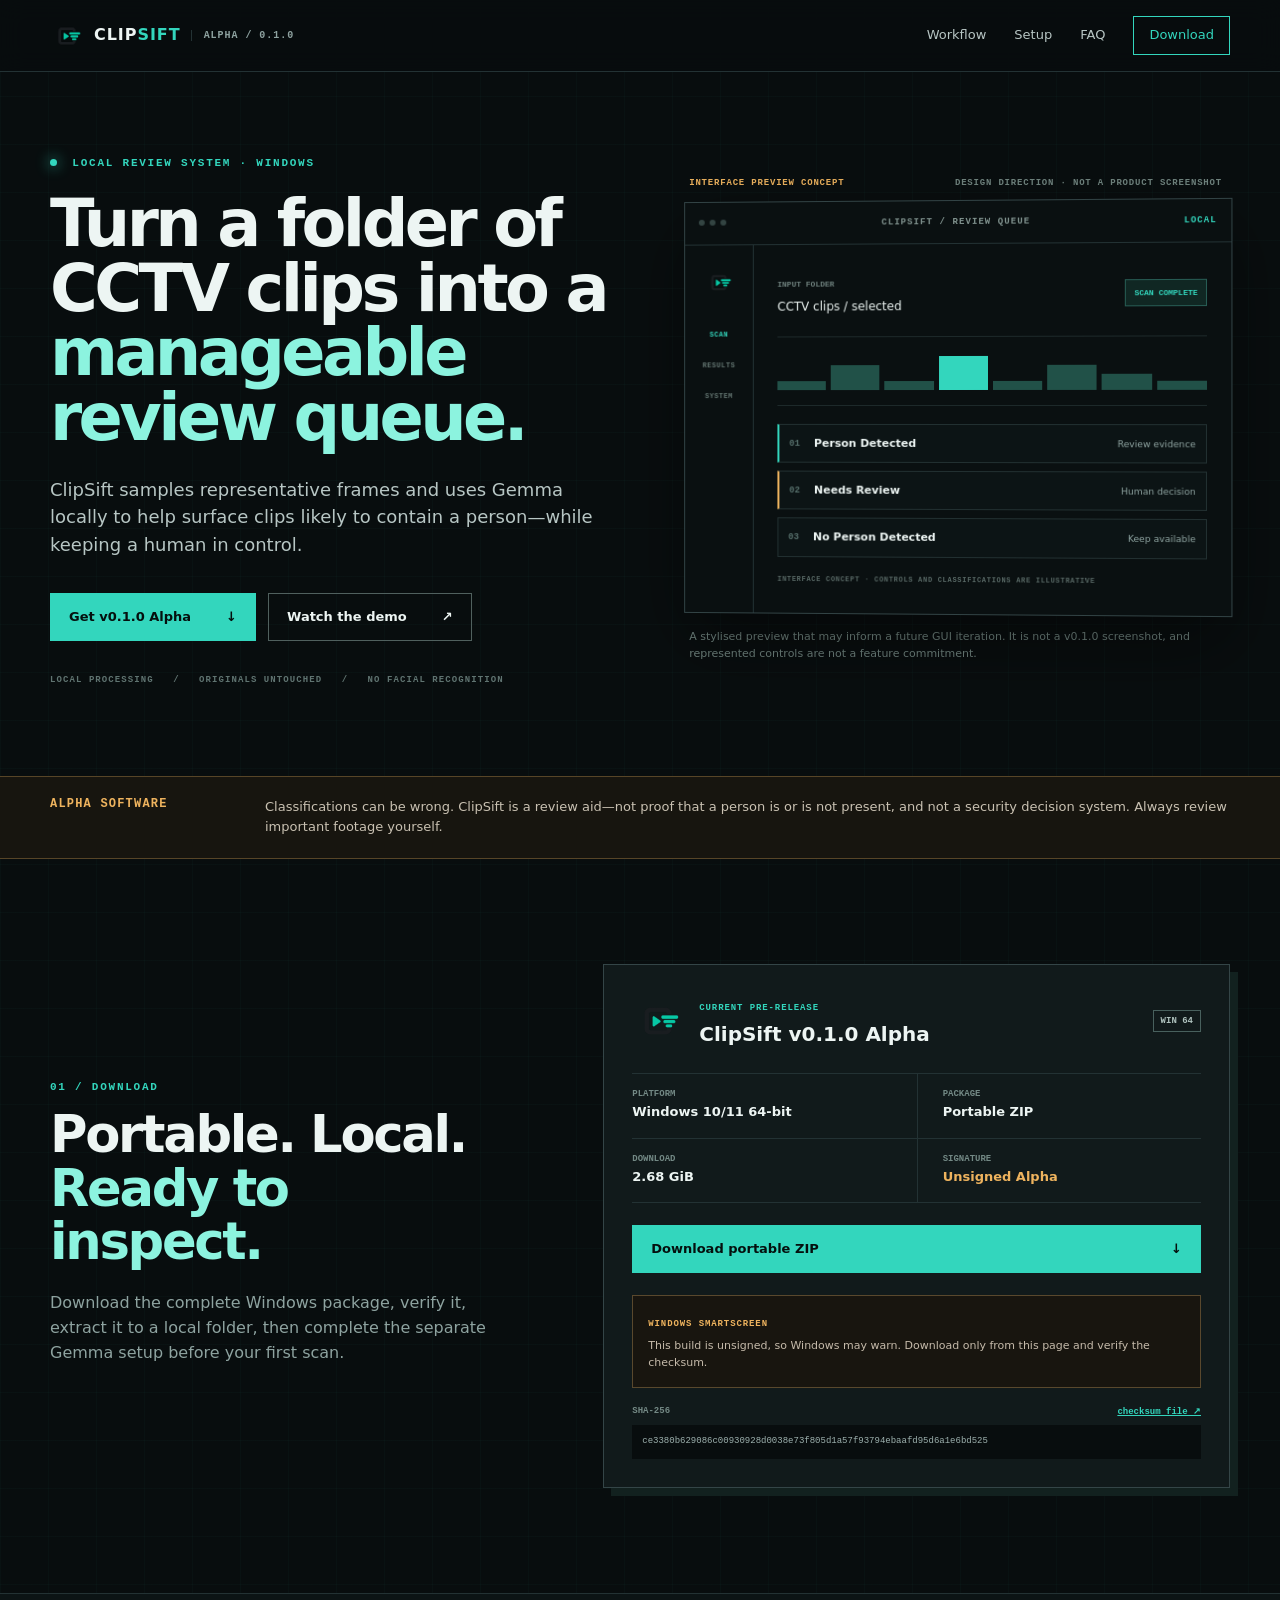
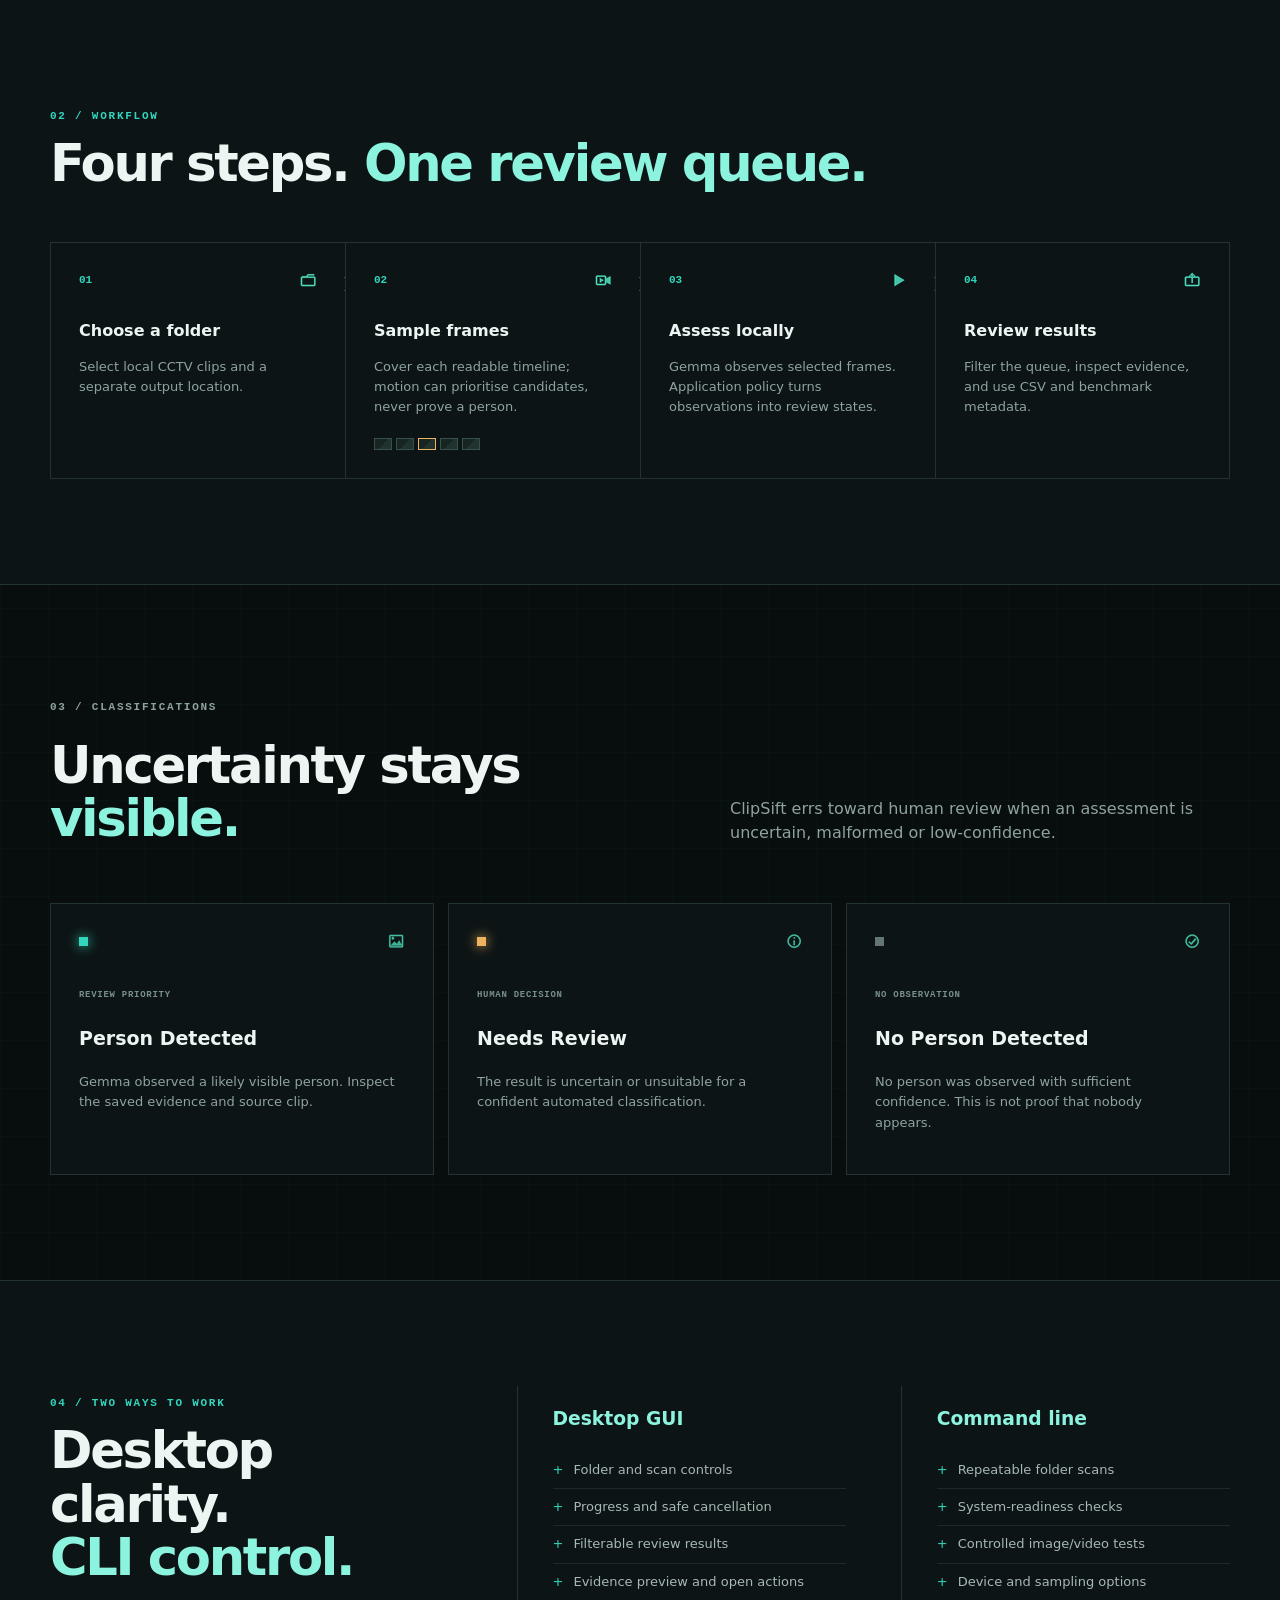
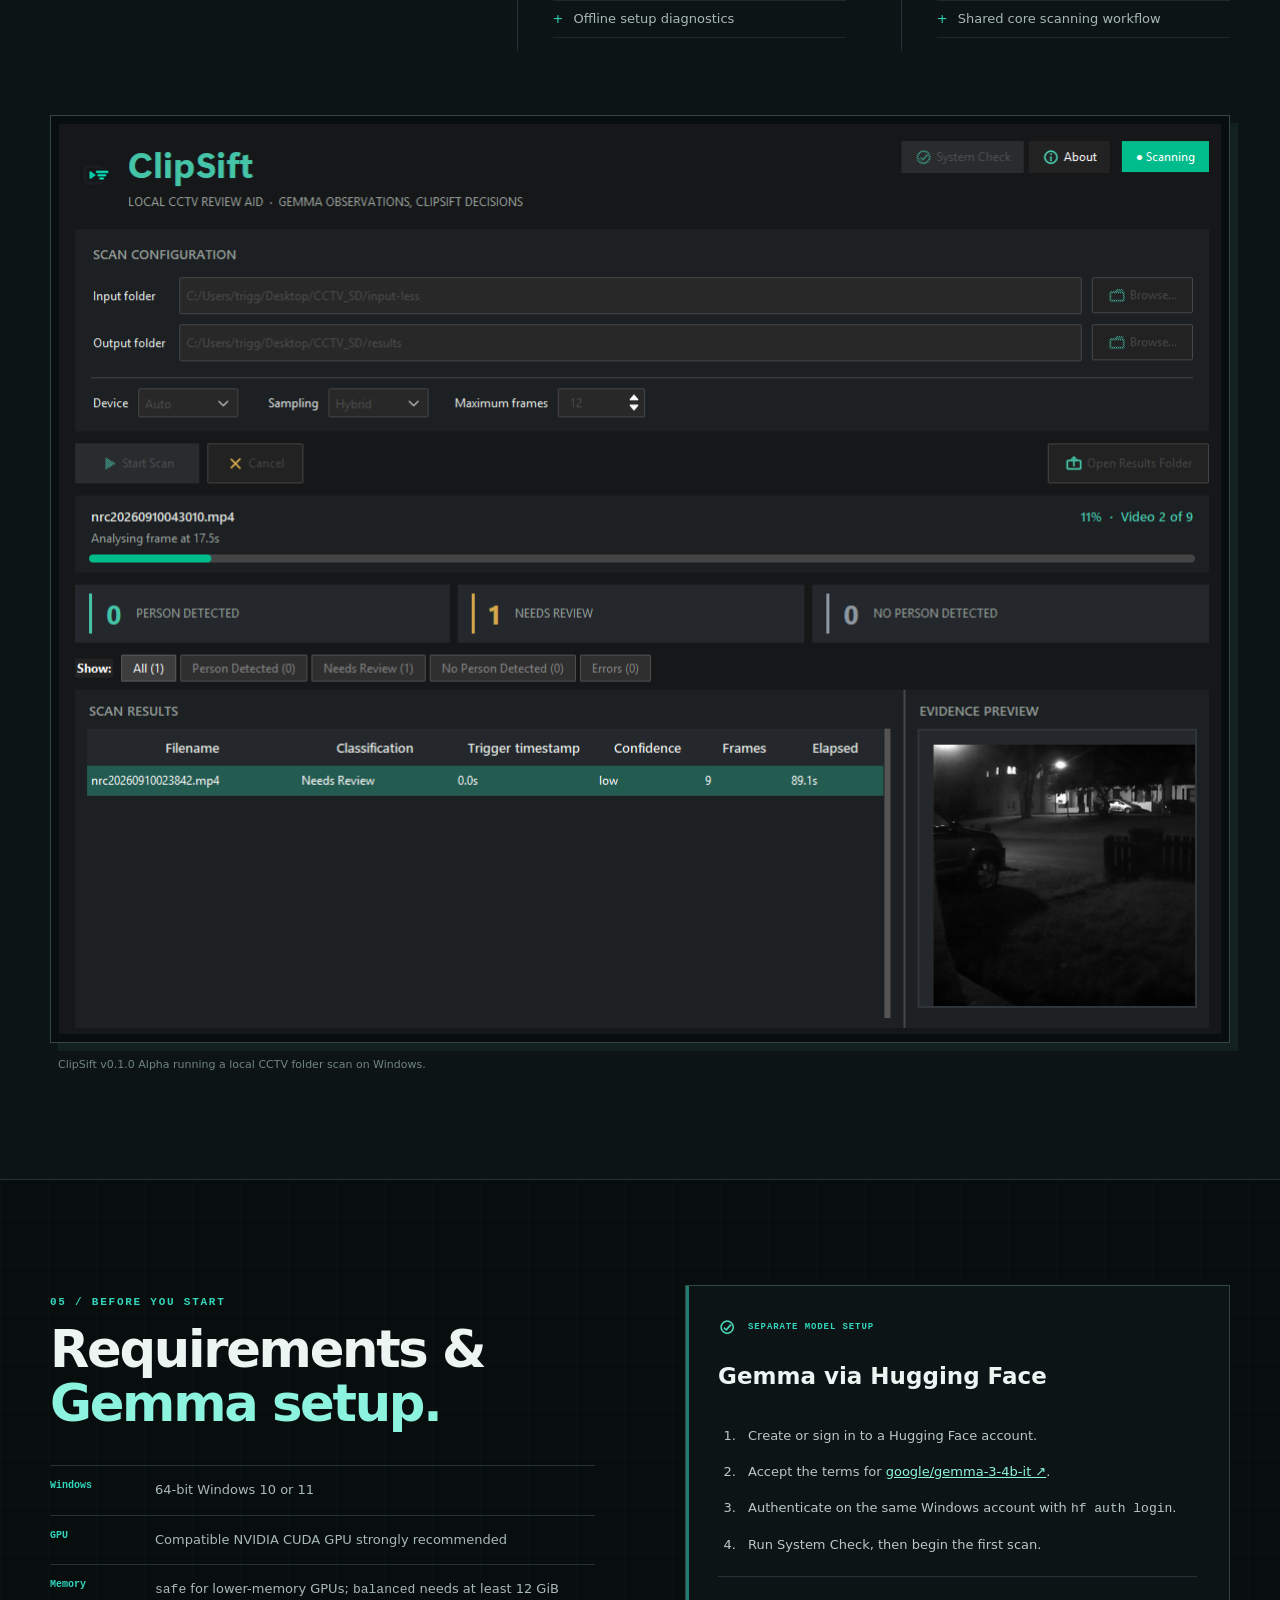
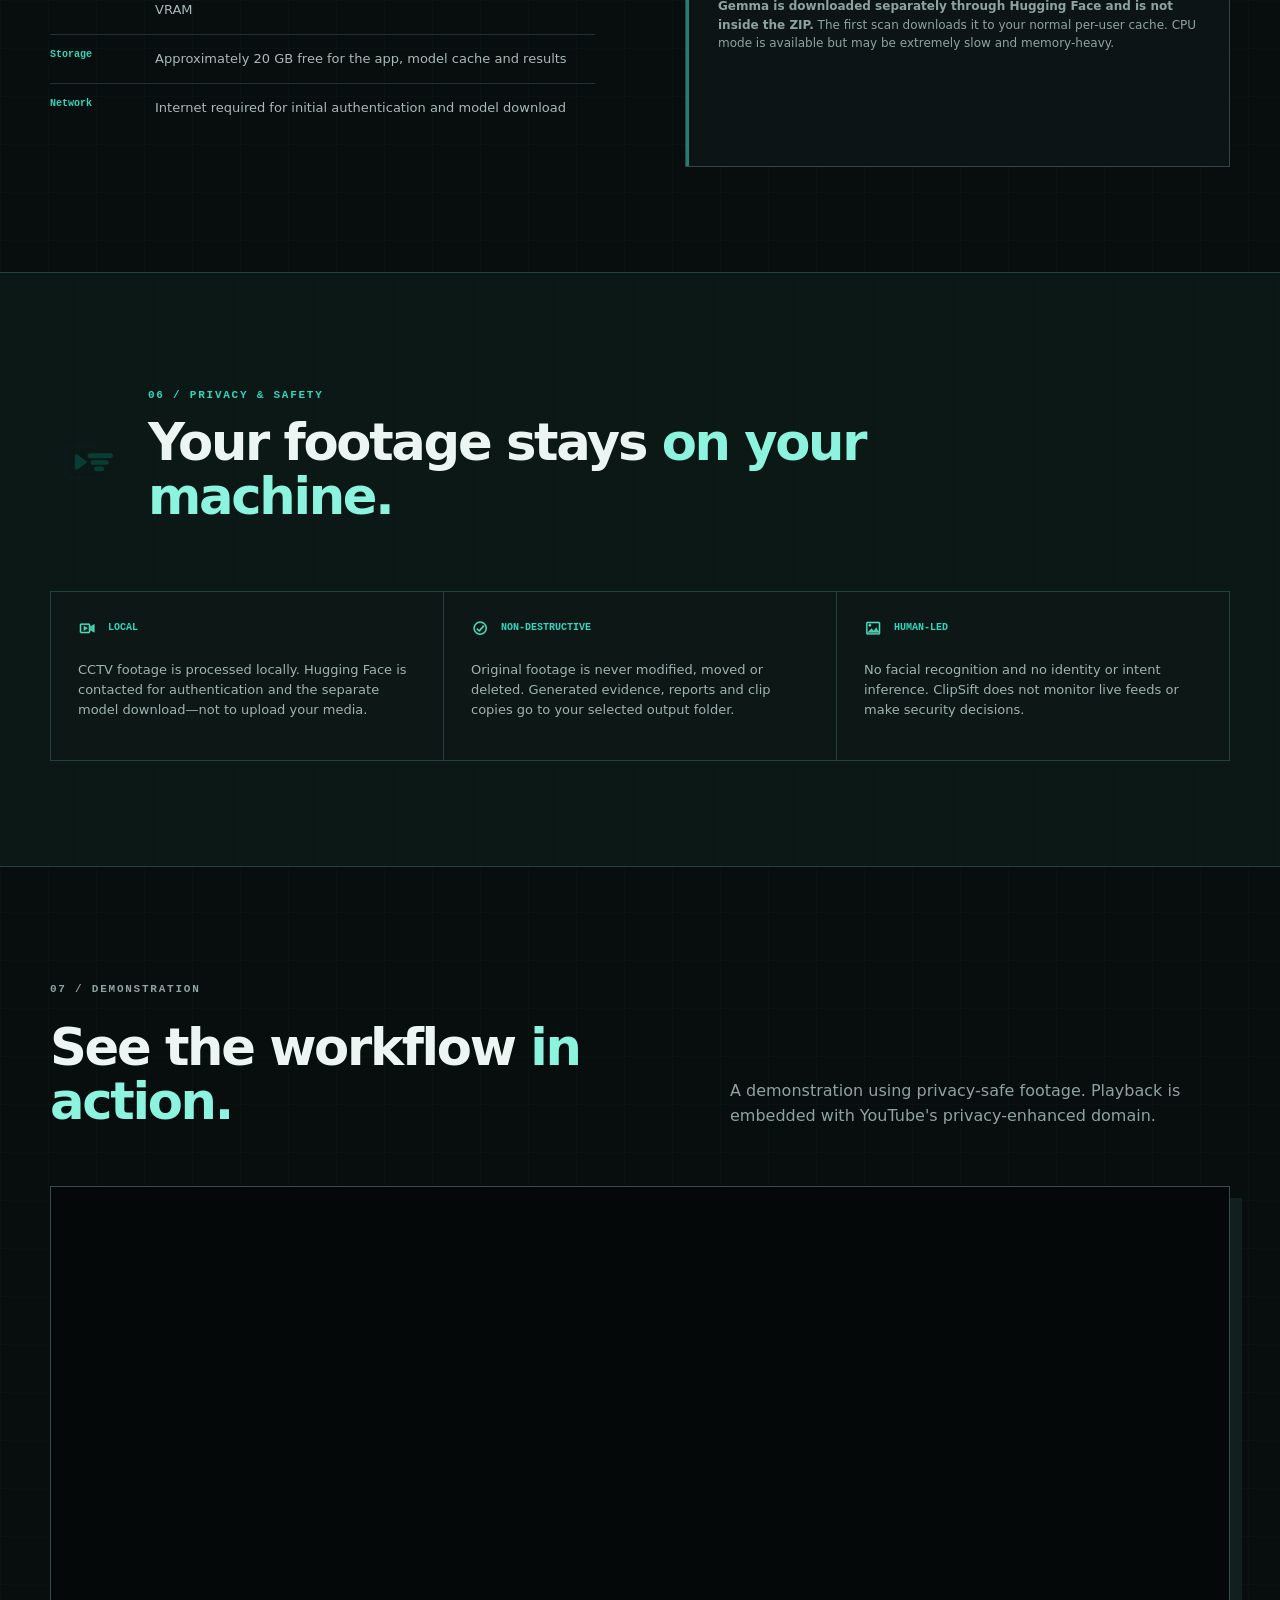
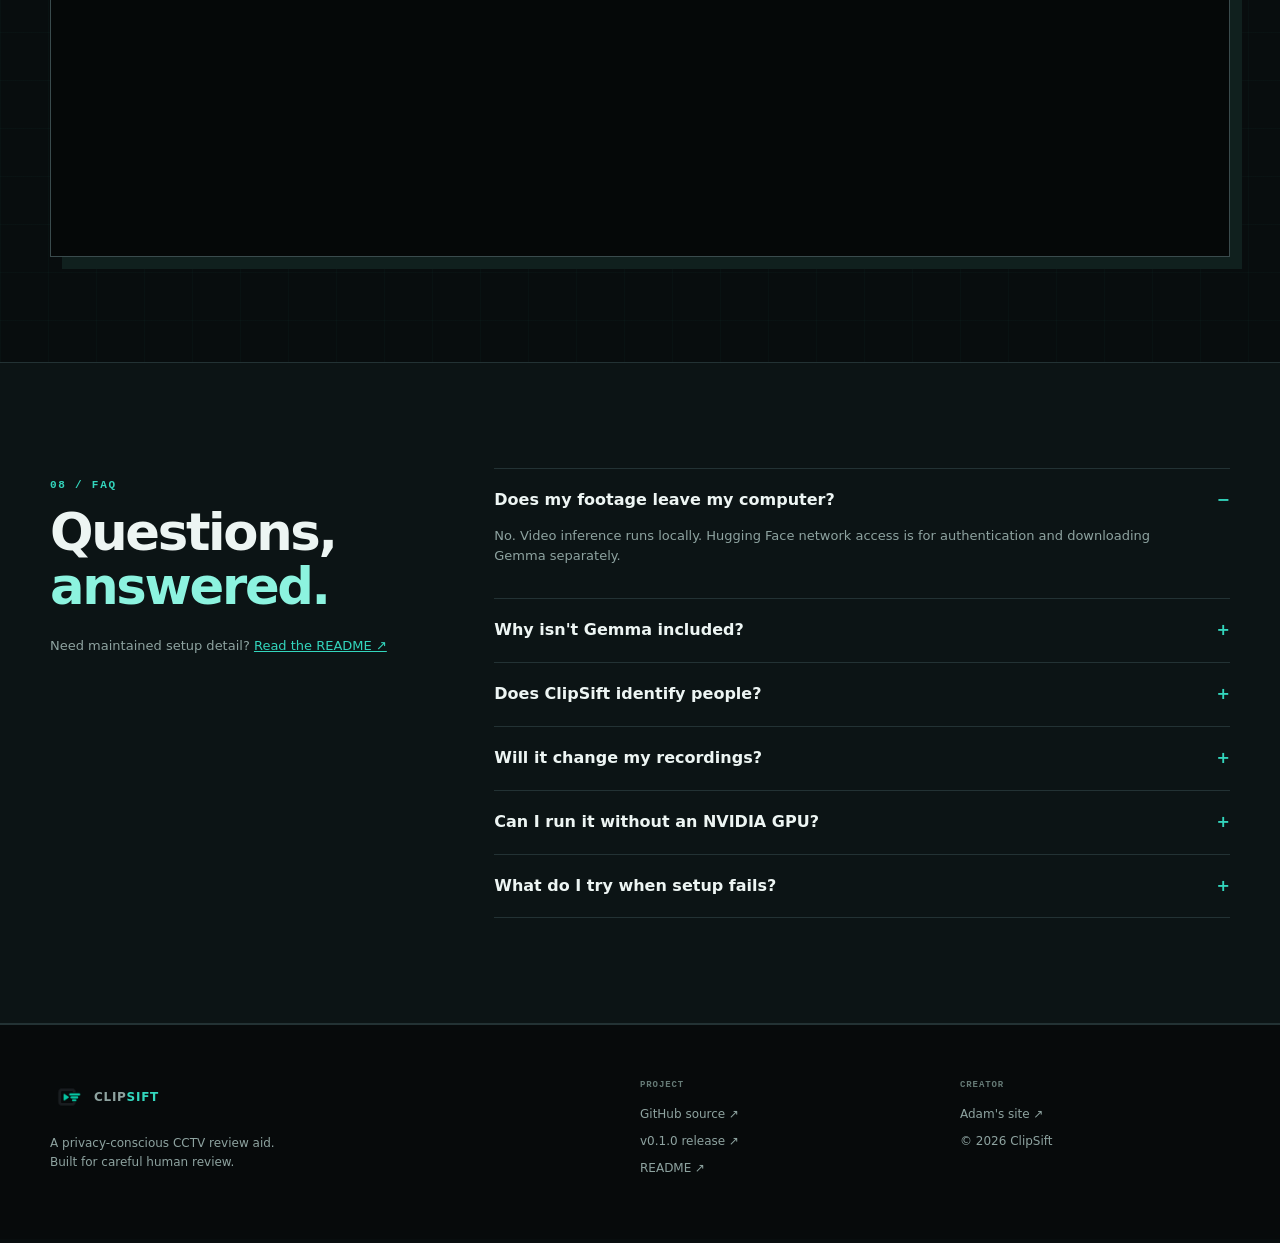
<file: docs/index.html>
<!DOCTYPE html>
<html lang="en-GB">
<head>
  <meta charset="utf-8">
  <meta name="viewport" content="width=device-width, initial-scale=1">
  <title>ClipSift — Local CCTV clip review for Windows</title>
  <meta name="description" content="ClipSift is an Alpha Windows review aid that uses Gemma locally to sort CCTV clips into a manageable human review queue.">
  <link rel="canonical" href="https://uxillary.github.io/clipsift/">
  <link rel="icon" href="assets/icon.png" type="image/png">
  <meta property="og:type" content="website">
  <meta property="og:title" content="ClipSift — Local CCTV clip review">
  <meta property="og:description" content="Turn a folder of CCTV clips into a manageable review queue. Alpha software for Windows.">
  <meta property="og:url" content="https://uxillary.github.io/clipsift/">
  <meta name="twitter:card" content="summary">
  <meta name="twitter:title" content="ClipSift — Local CCTV clip review">
  <meta name="twitter:description" content="A local, GPU-assisted first review pass for CCTV clips on Windows.">
  <link rel="stylesheet" href="styles.css">
  <script type="application/ld+json">
  {"@context":"https://schema.org","@type":"SoftwareApplication","name":"ClipSift","url":"https://uxillary.github.io/clipsift/","softwareVersion":"0.1.0 Alpha","applicationCategory":"UtilitiesApplication","operatingSystem":"Windows 10, Windows 11","downloadUrl":"https://downloads.adamj.link/clipsift/v0.1.0/ClipSift-0.1.0-win64.zip","fileSize":"2.68 GiB","description":"A local CCTV clip review aid that uses Gemma to sort clips for human review.","license":"https://github.com/uxillary/ClipSift/blob/main/LICENSE","codeRepository":"https://github.com/uxillary/ClipSift"}
  </script>
</head>
<body>
  <a class="skip-link" href="#main">Skip to main content</a>
  <header class="site-header">
    <a class="brand" href="./" aria-label="ClipSift home"><img src="assets/icon.png" alt="" width="34" height="34"><span>CLIP<span>SIFT</span></span><small>ALPHA / 0.1.0</small></a>
    <nav aria-label="Primary"><a href="#workflow">Workflow</a><a href="#requirements">Setup</a><a href="#faq">FAQ</a><a class="nav-cta" href="#download">Download</a></nav>
  </header>

  <main id="main">
    <section class="hero wrap">
      <div class="hero-copy">
        <p class="eyebrow"><span class="pulse"></span> LOCAL REVIEW SYSTEM · WINDOWS</p>
        <h1>Turn a folder of CCTV clips into a <em>manageable review queue.</em></h1>
        <p class="lede">ClipSift samples representative frames and uses Gemma locally to help surface clips likely to contain a person—while keeping a human in control.</p>
        <div class="hero-actions"><a class="button primary" href="#download">Get v0.1.0 Alpha <span>↓</span></a><a class="button" href="#demo">Watch the demo <span>↗</span></a></div>
        <p class="micro">LOCAL PROCESSING&nbsp;&nbsp; / &nbsp;&nbsp;ORIGINALS UNTOUCHED&nbsp;&nbsp; / &nbsp;&nbsp;NO FACIAL RECOGNITION</p>
      </div>
      <figure class="interface-concept">
      <div class="concept-label"><strong>Interface preview concept</strong><span>Design direction · not a product screenshot</span></div>
      <div class="console" role="img" aria-label="Stylised concept of a possible ClipSift desktop review interface">
        <div class="console-bar"><span><i></i><i></i><i></i></span><strong>CLIPSIFT / REVIEW QUEUE</strong><b>LOCAL</b></div>
        <div class="console-body">
          <div class="console-nav"><img src="assets/icon.png" alt="ClipSift icon"><span class="active">SCAN</span><span>RESULTS</span><span>SYSTEM</span></div>
          <div class="screen"><div class="screen-head"><div><small>INPUT FOLDER</small><p>CCTV clips / selected</p></div><button type="button" disabled>SCAN COMPLETE</button></div>
            <div class="signal" aria-hidden="true"><span></span><span></span><span></span><span></span><span></span><span></span><span></span><span></span></div>
            <div class="queue"><div><span>01</span><strong>Person Detected</strong><small>Review evidence</small></div><div><span>02</span><strong>Needs Review</strong><small>Human decision</small></div><div><span>03</span><strong>No Person Detected</strong><small>Keep available</small></div></div>
            <p class="illustration-note">INTERFACE CONCEPT · CONTROLS AND CLASSIFICATIONS ARE ILLUSTRATIVE</p>
          </div>
        </div>
      </div>
      <figcaption>A stylised preview that may inform a future GUI iteration. It is not a v0.1.0 screenshot, and represented controls are not a feature commitment.</figcaption>
      </figure>
    </section>

    <section class="alpha-strip"><div class="wrap"><strong>ALPHA SOFTWARE</strong><p>Classifications can be wrong. ClipSift is a review aid—not proof that a person is or is not present, and not a security decision system. Always review important footage yourself.</p></div></section>

    <section id="download" class="section wrap download-grid">
      <div><p class="kicker">01 / DOWNLOAD</p><h2>Portable. Local. <span>Ready to inspect.</span></h2><p>Download the complete Windows package, verify it, extract it to a local folder, then complete the separate Gemma setup before your first scan.</p></div>
      <article class="download-card">
        <div class="card-top"><img src="assets/icon.png" alt="" width="52" height="52"><div><small>CURRENT PRE-RELEASE</small><h3>ClipSift v0.1.0 Alpha</h3></div><span class="windows">WIN 64</span></div>
        <dl><div><dt>Platform</dt><dd>Windows 10/11 64-bit</dd></div><div><dt>Package</dt><dd>Portable ZIP</dd></div><div><dt>Download</dt><dd>2.68 GiB</dd></div><div><dt>Signature</dt><dd class="warn">Unsigned Alpha</dd></div></dl>
        <!-- Future counted Cloudflare Worker redirect can replace this direct R2 URL. -->
        <a class="button primary download-button" href="https://downloads.adamj.link/clipsift/v0.1.0/ClipSift-0.1.0-win64.zip">Download portable ZIP <span>↓</span></a>
        <div class="warning"><strong>WINDOWS SMARTSCREEN</strong><p>This build is unsigned, so Windows may warn. Download only from this page and verify the checksum.</p></div>
        <div class="checksum"><div><span>SHA-256</span><a href="https://downloads.adamj.link/clipsift/v0.1.0/ClipSift-0.1.0-win64.zip.sha256">checksum file ↗</a></div><code>ce3380b629086c00930928d0038e73f805d1a57f93794ebaafd95d6a1e6bd525</code></div>
      </article>
    </section>

    <section id="workflow" class="section panel workflow"><div class="wrap"><p class="kicker">02 / WORKFLOW</p><h2>Four steps. <span>One review queue.</span></h2><ol class="steps"><li><div class="step-top"><b>01</b><img src="assets/ui-browse-18.png" alt=""></div><h3>Choose a folder</h3><p>Select local CCTV clips and a separate output location.</p></li><li><div class="step-top"><b>02</b><img src="assets/ui-video-18.png" alt=""></div><h3>Sample frames</h3><p>Cover each readable timeline; motion can prioritise candidates, never prove a person.</p><div class="frame-samples" aria-hidden="true"><i></i><i></i><i></i><i></i><i></i></div></li><li><div class="step-top"><b>03</b><img src="assets/ui-start-18.png" alt=""></div><h3>Assess locally</h3><p>Gemma observes selected frames. Application policy turns observations into review states.</p></li><li><div class="step-top"><b>04</b><img src="assets/ui-results-18.png" alt=""></div><h3>Review results</h3><p>Filter the queue, inspect evidence, and use CSV and benchmark metadata.</p></li></ol></div></section>

    <section class="section wrap"><p class="kicker">03 / CLASSIFICATIONS</p><div class="section-heading"><h2>Uncertainty stays <span>visible.</span></h2><p>ClipSift errs toward human review when an assessment is uncertain, malformed or low-confidence.</p></div><div class="classes"><article class="detected"><div class="feature-mark"><i></i><img src="assets/ui-evidence-18.png" alt=""></div><small>REVIEW PRIORITY</small><h3>Person Detected</h3><p>Gemma observed a likely visible person. Inspect the saved evidence and source clip.</p></article><article class="review"><div class="feature-mark"><i></i><img src="assets/ui-about-18.png" alt=""></div><small>HUMAN DECISION</small><h3>Needs Review</h3><p>The result is uncertain or unsuitable for a confident automated classification.</p></article><article class="clear"><div class="feature-mark"><i></i><img src="assets/ui-check-18.png" alt=""></div><small>NO OBSERVATION</small><h3>No Person Detected</h3><p>No person was observed with sufficient confidence. This is not proof that nobody appears.</p></article></div></section>

    <section class="section panel"><div class="wrap feature-grid"><div><p class="kicker">04 / TWO WAYS TO WORK</p><h2>Desktop clarity.<br><span>CLI control.</span></h2></div><article><h3>Desktop GUI</h3><ul><li>Folder and scan controls</li><li>Progress and safe cancellation</li><li>Filterable review results</li><li>Evidence preview and open actions</li><li>Offline setup diagnostics</li></ul></article><article><h3>Command line</h3><ul><li>Repeatable folder scans</li><li>System-readiness checks</li><li>Controlled image/video tests</li><li>Device and sampling options</li><li>Shared core scanning workflow</li></ul></article></div><figure class="app-screenshot wrap"><a href="assets/app-screenshot.png"><img src="assets/app-screenshot.png" alt="ClipSift desktop scan results table with clip classifications and an evidence frame preview" width="1160" height="909" loading="lazy"></a><figcaption>ClipSift v0.1.0 Alpha running a local CCTV folder scan on Windows.</figcaption></figure></section>

    <section id="requirements" class="section wrap setup"><div><p class="kicker">05 / BEFORE YOU START</p><h2>Requirements &amp; <span>Gemma setup.</span></h2><ul class="requirements"><li><strong>Windows</strong><span>64-bit Windows 10 or 11</span></li><li><strong>GPU</strong><span>Compatible NVIDIA CUDA GPU strongly recommended</span></li><li><strong>Memory</strong><span><code>safe</code> for lower-memory GPUs; <code>balanced</code> needs at least 12 GiB VRAM</span></li><li><strong>Storage</strong><span>Approximately 20 GB free for the app, model cache and results</span></li><li><strong>Network</strong><span>Internet required for initial authentication and model download</span></li></ul></div><article class="setup-card"><div class="setup-title"><img src="assets/ui-check-18.png" alt=""><span class="step-label">SEPARATE MODEL SETUP</span></div><h3>Gemma via Hugging Face</h3><ol><li>Create or sign in to a Hugging Face account.</li><li>Accept the terms for <a href="https://huggingface.co/google/gemma-3-4b-it">google/gemma-3-4b-it ↗</a>.</li><li>Authenticate on the same Windows account with <code>hf auth login</code>.</li><li>Run System Check, then begin the first scan.</li></ol><p><strong>Gemma is downloaded separately through Hugging Face and is not inside the ZIP.</strong> The first scan downloads it to your normal per-user cache. CPU mode is available but may be extremely slow and memory-heavy.</p></article></section>

    <section class="section privacy"><div class="wrap"><div class="privacy-heading"><img src="assets/brand-watermark-96.png" alt=""><div><p class="kicker">06 / PRIVACY &amp; SAFETY</p><h2>Your footage stays <span>on your machine.</span></h2></div></div><div class="privacy-grid"><article><img src="assets/ui-video-18.png" alt=""><strong>LOCAL</strong><p>CCTV footage is processed locally. Hugging Face is contacted for authentication and the separate model download—not to upload your media.</p></article><article><img src="assets/ui-check-18.png" alt=""><strong>NON-DESTRUCTIVE</strong><p>Original footage is never modified, moved or deleted. Generated evidence, reports and clip copies go to your selected output folder.</p></article><article><img src="assets/ui-evidence-18.png" alt=""><strong>HUMAN-LED</strong><p>No facial recognition and no identity or intent inference. ClipSift does not monitor live feeds or make security decisions.</p></article></div></div></section>

    <section id="demo" class="section wrap"><p class="kicker">07 / DEMONSTRATION</p><div class="section-heading"><h2>See the workflow <span>in action.</span></h2><p>A demonstration using privacy-safe footage. Playback is embedded with YouTube's privacy-enhanced domain.</p></div><div class="video-frame"><iframe src="https://www.youtube-nocookie.com/embed/yNnWoigpHvA" title="ClipSift demonstration video" loading="lazy" allow="accelerometer; autoplay; clipboard-write; encrypted-media; gyroscope; picture-in-picture; web-share" allowfullscreen></iframe></div></section>

    <section id="faq" class="section panel"><div class="wrap faq-grid"><div><p class="kicker">08 / FAQ</p><h2>Questions,<br><span>answered.</span></h2><p class="support">Need maintained setup detail? <a href="https://github.com/uxillary/ClipSift#readme">Read the README ↗</a></p></div><div class="faqs"><details open><summary>Does my footage leave my computer?</summary><p>No. Video inference runs locally. Hugging Face network access is for authentication and downloading Gemma separately.</p></details><details><summary>Why isn't Gemma included?</summary><p>Gemma is a gated model under its own terms. Accept access and authenticate, then it downloads to your normal per-user cache.</p></details><details><summary>Does ClipSift identify people?</summary><p>No. There is no facial recognition, identity inference or intent inference. It assesses whether a person may be visible.</p></details><details><summary>Will it change my recordings?</summary><p>No. Originals are only read. ClipSift writes reports, evidence and flagged/review clip copies to the output folder.</p></details><details><summary>Can I run it without an NVIDIA GPU?</summary><p>CPU mode exists, but may be extremely slow and memory-heavy. A compatible NVIDIA CUDA GPU is strongly recommended.</p></details><details><summary>What do I try when setup fails?</summary><p>Extract the entire ZIP and keep <code>_internal</code> beside <code>ClipSift.exe</code>. Confirm Gemma terms and <code>hf auth login</code>, available disk/VRAM, supported video types, and a writable output folder. Then run System Check. Reports are written to your selected output folder.</p></details></div></div></section>
  </main>

  <footer><div class="wrap footer-grid"><div class="brand-block"><a class="brand" href="./"><img src="assets/icon.png" alt="" width="34" height="34"><span>CLIP<span>SIFT</span></span></a><p>A privacy-conscious CCTV review aid.<br>Built for careful human review.</p></div><div><strong>PROJECT</strong><a href="https://github.com/uxillary/ClipSift">GitHub source ↗</a><a href="https://github.com/uxillary/ClipSift/releases/tag/v0.1.0">v0.1.0 release ↗</a><a href="https://github.com/uxillary/ClipSift#readme">README ↗</a></div><div><strong>CREATOR</strong><a href="https://adamj.link/">Adam's site ↗</a><span>© 2026 ClipSift</span></div></div></footer>
</body>
</html>
</file>
<file: docs/styles.css>
:root{--bg:#080d0e;--panel:#0d1415;--panel2:#111a1b;--line:#233234;--text:#edf5f3;--muted:#8ea3a0;--teal:#33d6bd;--teal2:#8cf3df;--amber:#eeb35e;--max:1180px}*{box-sizing:border-box}html{scroll-behavior:smooth}body{margin:0;background:var(--bg);color:var(--text);font-family:Inter,ui-sans-serif,system-ui,-apple-system,"Segoe UI",sans-serif;line-height:1.55;background-image:linear-gradient(rgba(51,214,189,.025) 1px,transparent 1px),linear-gradient(90deg,rgba(51,214,189,.025) 1px,transparent 1px);background-size:48px 48px}a{color:inherit}img{max-width:100%}.wrap{width:min(calc(100% - 40px),var(--max));margin-inline:auto}.skip-link{position:fixed;z-index:99;top:10px;left:10px;transform:translateY(-150%);background:var(--teal);color:#00110e;padding:10px 16px;font-weight:800}.skip-link:focus{transform:none}.site-header{height:72px;padding:0 max(20px,calc((100% - var(--max))/2));display:flex;align-items:center;justify-content:space-between;border-bottom:1px solid var(--line);background:rgba(8,13,14,.92);backdrop-filter:blur(12px);position:relative;z-index:5}.brand{display:flex;align-items:center;gap:10px;text-decoration:none;font-weight:800;letter-spacing:.06em}.brand>span span{color:var(--teal)}.brand small{color:var(--muted);font:600 10px ui-monospace,monospace;border-left:1px solid var(--line);padding-left:12px}.site-header nav{display:flex;align-items:center;gap:28px}.site-header nav a{color:#b7c6c4;font-size:13px;text-decoration:none}.site-header nav a:hover{color:var(--teal2)}.nav-cta{border:1px solid var(--teal);padding:8px 15px;color:var(--teal)!important}.hero{min-height:650px;display:grid;grid-template-columns:1.02fr .98fr;gap:60px;align-items:center;padding-block:74px 82px}.eyebrow,.kicker{font:700 11px ui-monospace,SFMono-Regular,Consolas,monospace;letter-spacing:.16em;color:var(--teal)}.pulse{display:inline-block;width:7px;height:7px;background:var(--teal);border-radius:50%;box-shadow:0 0 14px var(--teal);margin-right:7px}.hero h1{font-size:clamp(45px,5.1vw,74px);line-height:.99;letter-spacing:-.055em;margin:22px 0 26px;max-width:760px}.hero h1 em,.section h2 span{font-style:normal;color:var(--teal2)}.lede{font-size:18px;color:#b7c6c4;max-width:660px}.hero-actions{display:flex;gap:12px;margin:34px 0}.button{display:inline-flex;align-items:center;justify-content:space-between;gap:35px;border:1px solid #50605e;padding:13px 18px;text-decoration:none;font-weight:750;font-size:13px}.button:hover{border-color:var(--teal)}.button.primary{background:var(--teal);border-color:var(--teal);color:#05100e}.button.primary:hover{background:var(--teal2)}a:focus-visible,summary:focus-visible{outline:3px solid var(--amber);outline-offset:4px}.micro{color:#607471;font:600 9px ui-monospace,monospace;letter-spacing:.12em}.console{border:1px solid #324345;background:#0a1011;box-shadow:0 28px 70px rgba(0,0,0,.45);transform:perspective(1400px) rotateY(-3deg)}.console-bar{height:43px;border-bottom:1px solid var(--line);display:flex;align-items:center;justify-content:space-between;padding:0 14px;font:700 9px ui-monospace,monospace;letter-spacing:.12em;color:#81938f}.console-bar i{display:inline-block;width:6px;height:6px;background:#334442;border-radius:50%;margin-right:5px}.console-bar b{color:var(--teal)}.console-body{display:grid;grid-template-columns:70px 1fr;min-height:370px}.console-nav{border-right:1px solid var(--line);padding:22px 11px;display:flex;flex-direction:column;align-items:center;gap:23px}.console-nav img{width:31px;margin-bottom:10px}.console-nav span{font:700 7px ui-monospace,monospace;letter-spacing:.08em;color:#647672}.console-nav .active{color:var(--teal)}.screen{padding:25px 24px 15px}.screen-head{display:flex;justify-content:space-between;gap:10px}.screen-head small{color:#6e807d;font:700 8px ui-monospace,monospace}.screen-head p{font-size:12px;margin:3px 0}.screen-head button{align-self:center;border:1px solid #275c54;background:#102723;color:var(--teal);font:700 8px ui-monospace,monospace;padding:8px}.signal{display:flex;align-items:flex-end;gap:5px;height:70px;margin:18px 0;border-block:1px solid #1d292a;padding:15px 0}.signal span{flex:1;background:#215148;height:25%}.signal span:nth-child(2),.signal span:nth-child(6){height:67%}.signal span:nth-child(4){height:90%;background:var(--teal)}.signal span:nth-child(7){height:42%}.queue{display:grid;gap:8px}.queue div{display:grid;grid-template-columns:25px 1fr auto;align-items:center;border:1px solid #223031;background:#0c1415;padding:10px;font-size:11px}.queue div>span{color:#57706c;font:700 9px ui-monospace,monospace}.queue strong{font-size:11px}.queue small{color:var(--muted)}.queue div:first-child{border-left:2px solid var(--teal)}.queue div:nth-child(2){border-left:2px solid var(--amber)}.illustration-note{color:#586865;font:600 7px ui-monospace,monospace;letter-spacing:.1em;margin:18px 0 0}.alpha-strip{border-block:1px solid #574527;background:#17150f}.alpha-strip .wrap{display:grid;grid-template-columns:190px 1fr;gap:25px;padding-block:20px}.alpha-strip strong{color:var(--amber);font:800 12px ui-monospace,monospace;letter-spacing:.1em}.alpha-strip p{margin:0;color:#c9c1b2;font-size:13px}.section{padding-block:105px}.section h2{font-size:clamp(34px,4vw,55px);letter-spacing:-.045em;line-height:1.05;margin:15px 0 22px}.section>p,.download-grid>div>p:last-child,.section-heading p{color:var(--muted)}.panel{border-block:1px solid var(--line);background:rgba(13,20,21,.96)}.download-grid{display:grid;grid-template-columns:.85fr 1.15fr;gap:90px;align-items:center}.download-card{background:var(--panel2);border:1px solid #344547;padding:28px;box-shadow:8px 8px 0 #12211f}.card-top{display:flex;align-items:center;gap:15px;padding-bottom:23px;border-bottom:1px solid var(--line)}.card-top small,.step-label{font:700 9px ui-monospace,monospace;letter-spacing:.1em;color:var(--teal)}.card-top h3{margin:2px 0 0;font-size:20px}.windows{margin-left:auto;border:1px solid #48605d;padding:5px 7px;font:700 9px ui-monospace,monospace;color:#afc2be}.download-card dl{display:grid;grid-template-columns:1fr 1fr;margin:0}.download-card dl div{padding:15px 0;border-bottom:1px solid var(--line)}.download-card dl div:nth-child(even){padding-left:25px;border-left:1px solid var(--line)}dt{color:#738985;font:600 9px ui-monospace,monospace;text-transform:uppercase}dd{margin:3px 0 0;font-size:13px;font-weight:650}.warn{color:var(--amber)}.download-button{display:flex;margin:22px 0}.warning{border:1px solid #59482d;background:#18150f;padding:13px 15px}.warning strong{color:var(--amber);font:700 9px ui-monospace,monospace;letter-spacing:.1em}.warning p{font-size:11px;color:#c5baaa;margin:3px 0}.checksum{margin-top:18px}.checksum>div{display:flex;justify-content:space-between;font:700 9px ui-monospace,monospace;color:#748985}.checksum a{color:var(--teal)}.checksum code{display:block;margin-top:8px;color:#9eb2af;font-size:9px;overflow-wrap:anywhere;background:#080d0e;padding:10px}.steps{list-style:none;padding:30px 0 0;margin:0;display:grid;grid-template-columns:repeat(4,1fr)}.steps li{padding:28px;border:1px solid var(--line);border-right:0}.steps li:last-child{border-right:1px solid var(--line)}.steps b{color:var(--teal);font:700 11px ui-monospace,monospace}.steps h3{margin:35px 0 8px;font-size:16px}.steps p{color:var(--muted);font-size:13px}.section-heading{display:flex;align-items:end;justify-content:space-between;gap:50px}.section-heading p{max-width:500px;margin-bottom:22px}.classes{display:grid;grid-template-columns:repeat(3,1fr);gap:14px;margin-top:35px}.classes article{background:var(--panel);border:1px solid var(--line);padding:28px}.classes i{display:block;width:9px;height:9px;background:var(--teal);box-shadow:0 0 12px var(--teal);margin-bottom:35px}.classes .review i{background:var(--amber);box-shadow:0 0 12px var(--amber)}.classes .clear i{background:#637672;box-shadow:none}.classes small{font:700 9px ui-monospace,monospace;letter-spacing:.08em;color:#78908c}.classes h3{font-size:19px}.classes p{font-size:13px;color:var(--muted)}.feature-grid{display:grid;grid-template-columns:1.25fr 1fr 1fr;gap:55px}.feature-grid article{border-left:1px solid var(--line);padding-left:35px}.feature-grid h3{color:var(--teal2)}.feature-grid ul{padding:0;list-style:none;color:#a7b8b5;font-size:13px}.feature-grid li{padding:8px 0;border-bottom:1px solid #1d292a}.feature-grid li:before{content:"+";color:var(--teal);margin-right:10px}.setup{display:grid;grid-template-columns:1fr 1fr;gap:90px}.requirements{list-style:none;padding:0;margin:35px 0}.requirements li{display:grid;grid-template-columns:105px 1fr;border-top:1px solid var(--line);padding:14px 0;font-size:13px}.requirements strong{color:var(--teal);font:700 10px ui-monospace,monospace}.requirements span{color:#a8bab7}.setup-card{border:1px solid #334745;background:var(--panel);padding:32px}.setup-card h3{font-size:23px}.setup-card ol{padding-left:22px;color:#b8c8c5;font-size:13px}.setup-card li{padding:8px}.setup-card a{color:var(--teal2)}.setup-card>p{border-top:1px solid var(--line);padding-top:20px;color:var(--muted);font-size:12px}.privacy{background:#0b1816;border-block:1px solid #21443e}.privacy h2{max-width:750px}.privacy-grid{display:grid;grid-template-columns:repeat(3,1fr);gap:1px;background:#25413c;border:1px solid #25413c;margin-top:45px}.privacy-grid article{background:#0c1716;padding:27px}.privacy-grid strong{color:var(--teal);font:700 10px ui-monospace,monospace}.privacy-grid p{color:#9fb3af;font-size:13px}.video-frame{aspect-ratio:16/9;border:1px solid #3a4b4d;background:#050808;padding:8px;margin-top:35px;box-shadow:12px 12px 0 #10201e}.video-frame iframe{border:0;width:100%;height:100%}.faq-grid{display:grid;grid-template-columns:.65fr 1.35fr;gap:90px}.support{color:var(--muted);font-size:13px}.support a{color:var(--teal)}details{border-top:1px solid var(--line);padding:19px 0}details:last-child{border-bottom:1px solid var(--line)}summary{cursor:pointer;font-weight:700;list-style:none;display:flex;justify-content:space-between}summary:after{content:"+";color:var(--teal)}details[open] summary:after{content:"−"}details p{color:var(--muted);font-size:13px;max-width:680px}footer{padding:55px 0;border-top:1px solid var(--line);background:#070a0b}.footer-grid{display:grid;grid-template-columns:2fr 1fr 1fr;gap:50px}.footer-grid>div{display:flex;flex-direction:column;align-items:flex-start;gap:8px}.brand-block p,.footer-grid a,.footer-grid span{font-size:12px;color:var(--muted);text-decoration:none}.footer-grid a:hover{color:var(--teal)}.footer-grid>div>strong{font:700 9px ui-monospace,monospace;color:#667b77;letter-spacing:.1em;margin-bottom:7px}
@media(max-width:900px){.site-header nav a:not(.nav-cta){display:none}.hero{grid-template-columns:1fr;padding-block:60px;gap:35px}.console{transform:none;max-width:620px}.download-grid,.setup,.faq-grid{grid-template-columns:1fr;gap:40px}.steps{grid-template-columns:1fr 1fr}.steps li:nth-child(2){border-right:1px solid var(--line)}.steps li:nth-child(-n+2){border-bottom:0}.feature-grid{grid-template-columns:1fr 1fr}.feature-grid>div{grid-column:1/-1}.classes{grid-template-columns:1fr}.section-heading{display:block}.privacy-grid{grid-template-columns:1fr}}
@media(max-width:560px){.wrap{width:min(calc(100% - 28px),var(--max))}.site-header{height:64px;padding-inline:14px}.brand small{display:none}.hero{min-height:auto;padding-block:48px}.hero h1{font-size:43px}.hero-actions{flex-direction:column}.button{width:100%}.micro{line-height:1.8}.console-body{grid-template-columns:48px 1fr;min-height:330px}.console-nav{padding-inline:5px}.screen{padding:18px 12px}.queue div{grid-template-columns:20px 1fr}.queue small{display:none}.alpha-strip .wrap{grid-template-columns:1fr;gap:5px}.section{padding-block:70px}.download-card{padding:19px}.card-top img{width:40px}.download-card dl{grid-template-columns:1fr}.download-card dl div:nth-child(even){padding-left:0;border-left:0}.steps{grid-template-columns:1fr}.steps li{border-right:1px solid var(--line);border-bottom:0}.steps li:last-child{border-bottom:1px solid var(--line)}.feature-grid{grid-template-columns:1fr}.feature-grid>div{grid-column:auto}.feature-grid article{padding-left:22px}.requirements li{grid-template-columns:1fr;gap:4px}.setup-card{padding:22px}.privacy-grid{grid-template-columns:1fr}.footer-grid{grid-template-columns:1fr 1fr}.brand-block{grid-column:1/-1}.section-heading p{margin-bottom:0}}
@media(prefers-reduced-motion:reduce){html{scroll-behavior:auto}*,*:before,*:after{animation-duration:.01ms!important;animation-iteration-count:1!important;transition-duration:.01ms!important}}

/* Refined product motifs and interaction states. */
.interface-concept{margin:0;min-width:0}.concept-label{display:flex;justify-content:space-between;align-items:center;gap:16px;margin:0 8px 12px;font:700 9px ui-monospace,monospace;letter-spacing:.09em;text-transform:uppercase}.concept-label strong{color:var(--amber)}.concept-label span,.interface-concept figcaption{color:#718580}.interface-concept figcaption{margin:14px 8px 0;font-size:11px;line-height:1.5}.step-top,.feature-mark,.setup-title{display:flex;align-items:center;justify-content:space-between;gap:12px}.step-top img,.feature-mark img,.setup-title img,.privacy-grid img{width:18px;height:18px;object-fit:contain}.steps li{position:relative;overflow:hidden}.steps li:not(:last-child):after{content:"";position:absolute;right:-5px;top:36px;width:9px;height:9px;border-top:1px solid var(--teal);border-right:1px solid var(--teal);transform:rotate(45deg);background:var(--panel)}.steps h3{margin-top:30px}.frame-samples{display:flex;gap:4px;margin-top:20px}.frame-samples i{width:18px;height:12px;border:1px solid #36514c;background:linear-gradient(135deg,#172422 50%,#21332f 50%)}.frame-samples i:nth-child(3){border-color:var(--amber)}.feature-mark{margin-bottom:30px}.classes .feature-mark i{margin:0}.feature-mark img{opacity:.85}.setup-card{box-shadow:inset 3px 0 0 rgba(51,214,189,.55)}.setup-title{justify-content:flex-start}.privacy{position:relative;overflow:hidden}.privacy:after{content:"";position:absolute;inset:0;pointer-events:none;background:repeating-linear-gradient(90deg,transparent 0,transparent 79px,rgba(51,214,189,.025) 80px)}.privacy .wrap{position:relative;z-index:1}.privacy-heading{display:flex;align-items:center;gap:26px}.privacy-heading>img{width:72px;height:72px;opacity:.7}.privacy-grid article{display:grid;grid-template-columns:18px 1fr;align-items:center;gap:10px 12px}.privacy-grid p{grid-column:1/-1}.button,.site-header nav a,.footer-grid a,summary,.classes article,.steps li{transition:color .18s ease,border-color .18s ease,background-color .18s ease,transform .18s ease}.site-header nav a:hover,.site-header nav a:focus-visible,.footer-grid a:hover,.footer-grid a:focus-visible{color:var(--teal2)}.button:hover{transform:translateY(-2px)}.classes article:hover,.steps li:hover{border-color:#45635e;background:#101a1a}button:focus-visible{outline:3px solid var(--amber);outline-offset:4px}
.app-screenshot{margin-top:64px;margin-bottom:0}.app-screenshot a{display:block;border:1px solid #344547;background:#080d0e;padding:8px;box-shadow:8px 8px 0 #12211f}.app-screenshot img{display:block;width:100%;height:auto}.app-screenshot figcaption{margin:14px 8px 0;color:#718580;font-size:11px;line-height:1.5}
@media(max-width:560px){.hero h1{font-size:clamp(37px,12vw,43px)}.concept-label{align-items:flex-start;flex-direction:column;gap:3px}.console-body{grid-template-columns:42px 1fr;min-height:320px}.console-nav{padding-inline:4px;gap:18px}.console-nav span{font-size:6px}.screen{padding:16px 10px}.screen-head button{display:none}.section{padding-block:64px}.card-top{align-items:flex-start;flex-wrap:wrap}.windows{margin-left:0}.steps li{padding:24px}.steps li:after{display:none}.privacy-heading{align-items:flex-start;gap:14px}.privacy-heading>img{width:48px;height:48px}}
@media(prefers-reduced-motion:reduce){.button,.site-header nav a,.footer-grid a,summary,.classes article,.steps li{transition:none}.button:hover{transform:none}}
</file>
